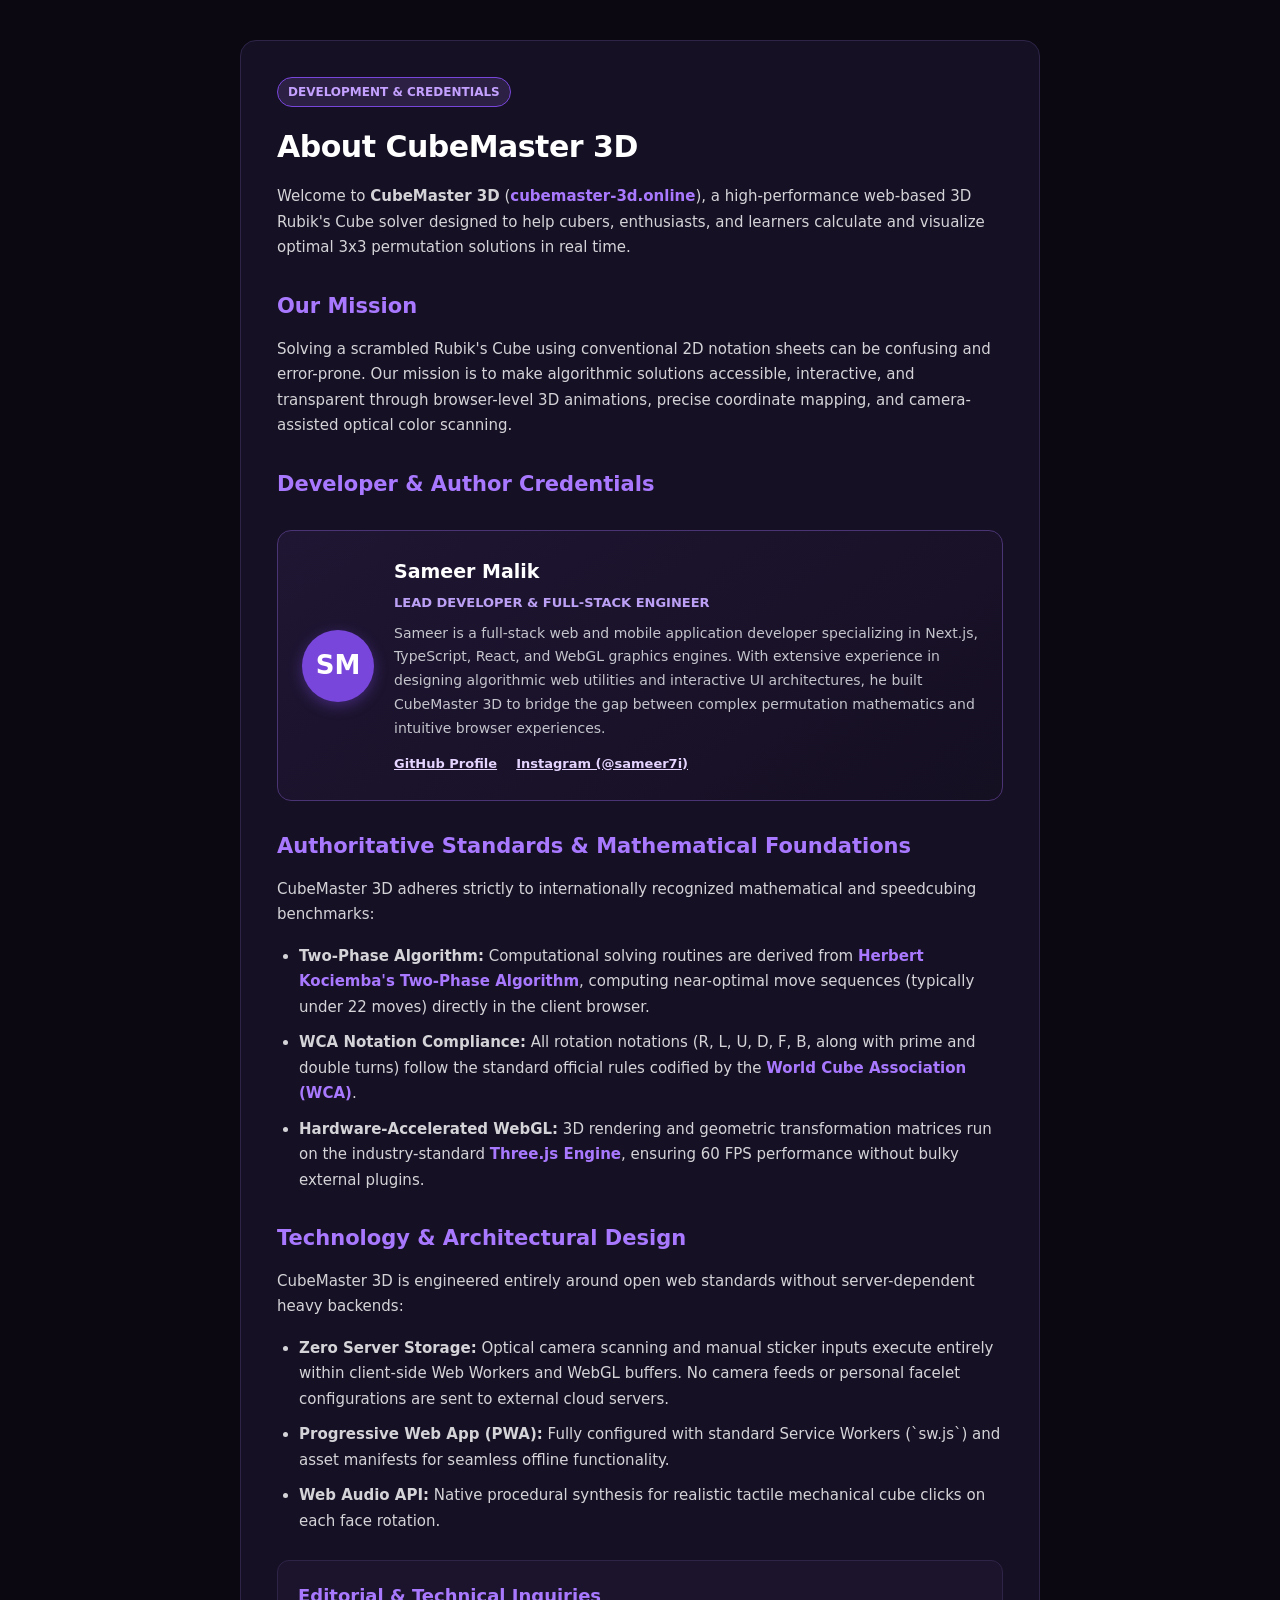
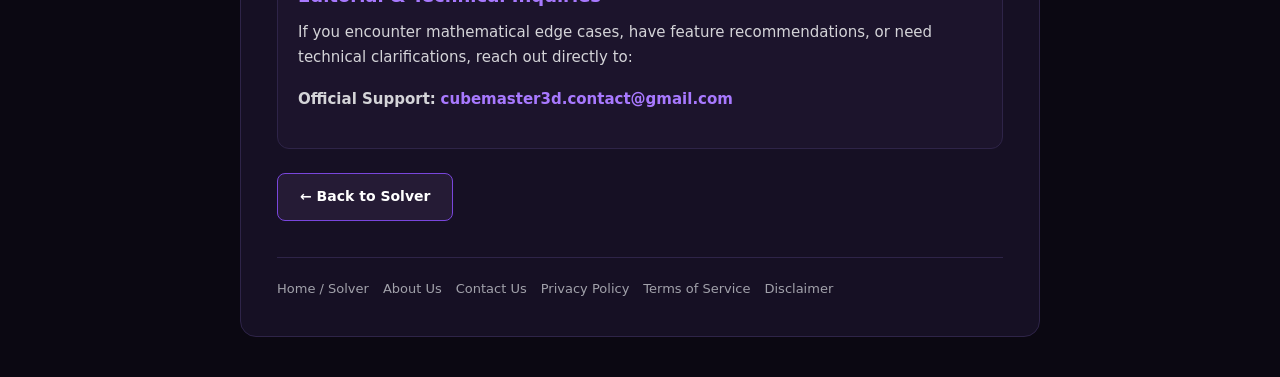
<file: about.html>
<!DOCTYPE html>
<html lang="en">
<head>
    <meta charset="UTF-8">
    <meta name="viewport" content="width=device-width, initial-scale=1.0">
    <meta name="theme-color" content="#0b0812">
    <title>About Us - CubeMaster 3D</title>
    <link rel="canonical" href="https://cubemaster-3d.online/about.html">
    <link rel="icon" type="image/svg+xml" href="./favicon.svg?v=2">
    <link rel="icon" type="image/png" sizes="192x192" href="./icon-192.png?v=2">
    <link rel="apple-touch-icon" sizes="180x180" href="./apple-touch-icon.png?v=2">

    <!-- Schema Markup (AboutPage & Person) -->
    <script type="application/ld+json">
    {
      "@context": "https://schema.org",
      "@type": "AboutPage",
      "name": "About CubeMaster 3D",
      "url": "https://cubemaster-3d.online/about.html",
      "mainEntity": {
        "@type": "Person",
        "name": "Sameer Malik",
        "jobTitle": "Full-Stack Web & Mobile Application Developer",
        "sameAs": [
          "https://github.com/sameer7i",
          "https://instagram.com/sameer7i"
        ]
      }
    }
    </script>

    <style>
        * { box-sizing: border-box; margin: 0; padding: 0; font-family: system-ui, -apple-system, sans-serif; }
        body { background: #0b0812; color: #d4d4d8; line-height: 1.7; padding: 40px 20px; }
        .container { max-width: 800px; margin: 0 auto; background: #161024; border: 1px solid #2e2448; border-radius: 16px; padding: 36px; }
        .badge { display: inline-block; padding: 4px 10px; background: rgba(168, 121, 255, 0.15); border: 1px solid #7946dc; border-radius: 20px; color: #c4a1ff; font-size: 12px; font-weight: 700; text-transform: uppercase; margin-bottom: 14px; }
        h1 { color: #fff; margin-bottom: 12px; font-size: 30px; letter-spacing: -0.5px; }
        h2 { color: #a879ff; margin: 28px 0 12px; font-size: 21px; }
        p { margin-bottom: 16px; font-size: 15px; }
        ul { margin: 12px 0 18px 22px; }
        li { margin-bottom: 10px; font-size: 15px; }
        a { color: #a879ff; text-decoration: none; font-weight: 600; }
        a:hover { text-decoration: underline; }
        
        /* Developer Bio Box (EEAT Credentials) */
        .author-box {
            background: linear-gradient(145deg, #1f1633, #150f22);
            border: 1px solid #4a3473;
            border-radius: 14px;
            padding: 24px;
            margin: 28px 0;
            display: flex;
            gap: 20px;
            align-items: center;
        }
        .author-avatar {
            width: 72px;
            height: 72px;
            border-radius: 50%;
            background: #7946dc;
            color: #fff;
            display: flex;
            align-items: center;
            justify-content: center;
            font-size: 26px;
            font-weight: 800;
            flex-shrink: 0;
            box-shadow: 0 4px 14px rgba(121, 70, 220, 0.4);
        }
        .author-info h3 { color: #fff; font-size: 19px; margin-bottom: 4px; }
        .author-info .title { color: #bca0f5; font-size: 13px; font-weight: 600; margin-bottom: 8px; text-transform: uppercase; }
        .author-info p { margin-bottom: 8px; font-size: 14px; color: #c4c4cc; }
        .author-links a { font-size: 13px; margin-right: 14px; color: #e4d4ff; text-decoration: underline; }

        .contact-box { background: #1c142c; border: 1px solid #2e2448; border-radius: 12px; padding: 20px; margin-top: 26px; }
        .contact-box h3 { color: #a879ff; font-size: 18px; margin-bottom: 8px; }
        
        .footer-nav { margin-top: 36px; padding-top: 20px; border-top: 1px solid #2e2448; display: flex; flex-wrap: wrap; gap: 14px; font-size: 13px; }
        .footer-nav a { color: #a1a1aa; font-weight: normal; }
        .footer-nav a:hover { color: #fff; }
        
        .back-btn { display: inline-block; margin-top: 24px; padding: 11px 22px; background: #251b35; border: 1px solid #7946dc; border-radius: 8px; color: #fff; transition: 0.2s ease; font-weight: 600; font-size: 14px; }
        .back-btn:hover { background: #7946dc; text-decoration: none; }
    </style>
</head>
<body>
    <div class="container">
        <span class="badge">DEVELOPMENT & CREDENTIALS</span>
        <h1>About CubeMaster 3D</h1>
        <p>Welcome to <strong>CubeMaster 3D</strong> (<a href="https://cubemaster-3d.online/">cubemaster-3d.online</a>), a high-performance web-based 3D Rubik's Cube solver designed to help cubers, enthusiasts, and learners calculate and visualize optimal 3x3 permutation solutions in real time.</p>

        <h2>Our Mission</h2>
        <p>Solving a scrambled Rubik's Cube using conventional 2D notation sheets can be confusing and error-prone. Our mission is to make algorithmic solutions accessible, interactive, and transparent through browser-level 3D animations, precise coordinate mapping, and camera-assisted optical color scanning.</p>

        <!-- AUTHOR CREDENTIALS & EXPERIENCE SECTION -->
        <h2>Developer & Author Credentials</h2>
        <div class="author-box">
            <div class="author-avatar">SM</div>
            <div class="author-info">
                <h3>Sameer Malik</h3>
                <div class="title">Lead Developer & Full-Stack Engineer</div>
                <p>Sameer is a full-stack web and mobile application developer specializing in Next.js, TypeScript, React, and WebGL graphics engines. With extensive experience in designing algorithmic web utilities and interactive UI architectures, he built CubeMaster 3D to bridge the gap between complex permutation mathematics and intuitive browser experiences.</p>
                <div class="author-links">
                    <a href="https://github.com/sameer7i" target="_blank" rel="noopener noreferrer">GitHub Profile</a>
                    <a href="https://instagram.com/sameer7i" target="_blank" rel="noopener noreferrer">Instagram (@sameer7i)</a>
                </div>
            </div>
        </div>

        <h2>Authoritative Standards & Mathematical Foundations</h2>
        <p>CubeMaster 3D adheres strictly to internationally recognized mathematical and speedcubing benchmarks:</p>
        <ul>
            <li><strong>Two-Phase Algorithm:</strong> Computational solving routines are derived from <a href="https://en.wikipedia.org/wiki/Optimal_solutions_for_the_Rubik%27s_Cube#Kociemba's_algorithm" target="_blank" rel="noopener noreferrer">Herbert Kociemba's Two-Phase Algorithm</a>, computing near-optimal move sequences (typically under 22 moves) directly in the client browser.</li>
            <li><strong>WCA Notation Compliance:</strong> All rotation notations (R, L, U, D, F, B, along with prime and double turns) follow the standard official rules codified by the <a href="https://www.worldcubeassociation.org/regulations/" target="_blank" rel="noopener noreferrer">World Cube Association (WCA)</a>.</li>
            <li><strong>Hardware-Accelerated WebGL:</strong> 3D rendering and geometric transformation matrices run on the industry-standard <a href="https://threejs.org/" target="_blank" rel="noopener noreferrer">Three.js Engine</a>, ensuring 60 FPS performance without bulky external plugins.</li>
        </ul>

        <h2>Technology & Architectural Design</h2>
        <p>CubeMaster 3D is engineered entirely around open web standards without server-dependent heavy backends:</p>
        <ul>
            <li><strong>Zero Server Storage:</strong> Optical camera scanning and manual sticker inputs execute entirely within client-side Web Workers and WebGL buffers. No camera feeds or personal facelet configurations are sent to external cloud servers.</li>
            <li><strong>Progressive Web App (PWA):</strong> Fully configured with standard Service Workers (`sw.js`) and asset manifests for seamless offline functionality.</li>
            <li><strong>Web Audio API:</strong> Native procedural synthesis for realistic tactile mechanical cube clicks on each face rotation.</li>
        </ul>

        <div class="contact-box">
            <h3>Editorial & Technical Inquiries</h3>
            <p>If you encounter mathematical edge cases, have feature recommendations, or need technical clarifications, reach out directly to:</p>
            <p><strong>Official Support:</strong> <a href="mailto:cubemaster3d.contact@gmail.com">cubemaster3d.contact@gmail.com</a></p>
        </div>

        <a href="./index.html" class="back-btn">← Back to Solver</a>

        <!-- FOOTER NAVIGATION -->
        <div class="footer-nav">
            <a href="./index.html">Home / Solver</a>
            <a href="./about.html">About Us</a>
            <a href="./contact.html">Contact Us</a>
            <a href="./privacy.html">Privacy Policy</a>
            <a href="./terms.html">Terms of Service</a>
            <a href="./disclaimer.html">Disclaimer</a>
        </div>
    </div>
</body>
</html>
</file>
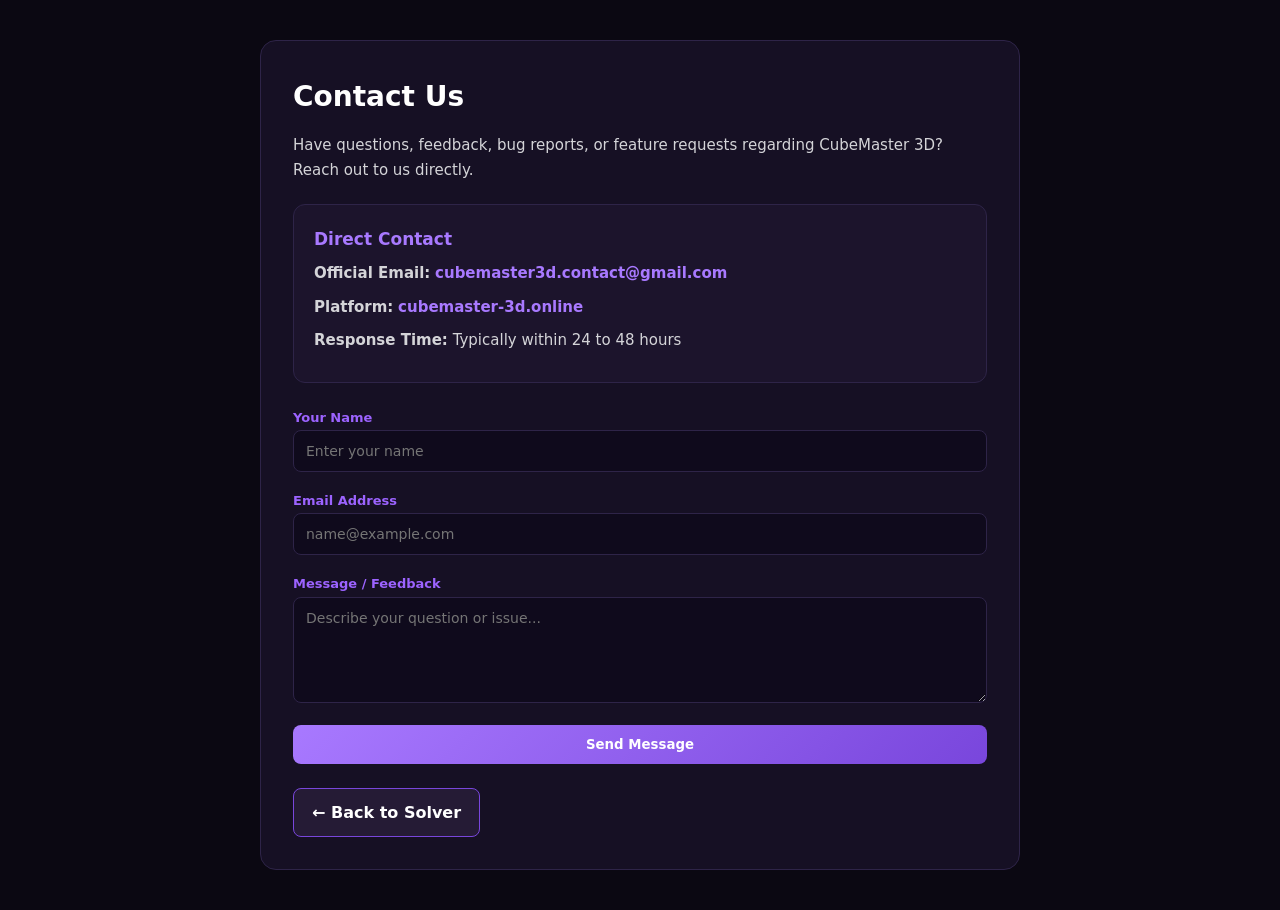
<file: contact.html>
<!DOCTYPE html>
<html lang="en">
<head>
    <meta charset="UTF-8">
    <meta name="viewport" content="width=device-width, initial-scale=1.0">
    <title>Contact Us - CubeMaster 3D</title>
    <link rel="canonical" href="https://cubemaster-3d.online/contact.html">
    <link rel="icon" type="image/svg+xml" href="/favicon.svg">
    <style>
        * { box-sizing: border-box; margin: 0; padding: 0; font-family: system-ui, -apple-system, sans-serif; }
        body { background: #0b0812; color: #d4d4d8; line-height: 1.7; padding: 40px 20px; }
        .container { max-width: 760px; margin: 0 auto; background: #161024; border: 1px solid #2e2448; border-radius: 16px; padding: 32px; }
        h1 { color: #fff; margin-bottom: 12px; font-size: 28px; }
        p { margin-bottom: 16px; font-size: 15px; }
        .info-card { background: #1c142c; border: 1px solid #2e2448; border-radius: 12px; padding: 20px; margin: 20px 0; }
        .info-card h3 { color: #a879ff; margin-bottom: 8px; font-size: 17px; }
        .info-card p { margin-bottom: 8px; }
        form { display: grid; gap: 14px; margin-top: 20px; }
        label { font-size: 13px; font-weight: 600; color: #9c63ff; }
        input, textarea { width: 100%; padding: 12px; background: #0f0a1c; border: 1px solid #2e2448; border-radius: 8px; color: #fff; font-size: 14px; }
        input:focus, textarea:focus { border-color: #a879ff; outline: none; }
        button { padding: 12px 20px; background: linear-gradient(135deg, #a879ff, #7946dc); border: none; border-radius: 8px; color: #fff; font-weight: 700; cursor: pointer; transition: 0.2s ease; }
        button:hover { opacity: 0.92; }
        button:disabled { opacity: 0.6; cursor: not-allowed; }
        a { color: #a879ff; text-decoration: none; font-weight: 600; }
        a:hover { text-decoration: underline; }
        .status-msg { margin-top: 10px; font-size: 14px; font-weight: 600; display: none; }
        .back-btn { display: inline-block; margin-top: 24px; padding: 10px 18px; background: #251b35; border: 1px solid #7946dc; border-radius: 8px; color: #fff; transition: 0.2s ease; }
        .back-btn:hover { background: #7946dc; text-decoration: none; }
    </style>
</head>
<body>
    <div class="container">
        <h1>Contact Us</h1>
        <p>Have questions, feedback, bug reports, or feature requests regarding CubeMaster 3D? Reach out to us directly.</p>

        <div class="info-card">
            <h3>Direct Contact</h3>
            <p><strong>Official Email:</strong> <a href="mailto:cubemaster3d.contact@gmail.com">cubemaster3d.contact@gmail.com</a></p>
            <p><strong>Platform:</strong> <a href="https://cubemaster-3d.online/">cubemaster-3d.online</a></p>
            <p><strong>Response Time:</strong> Typically within 24 to 48 hours</p>
        </div>

        <form id="contactForm">
            <div>
                <label for="name">Your Name</label>
                <input type="text" id="name" name="name" required placeholder="Enter your name">
            </div>
            <div>
                <label for="email">Email Address</label>
                <input type="email" id="email" name="email" required placeholder="name@example.com">
            </div>
            <div>
                <label for="message">Message / Feedback</label>
                <textarea id="message" name="message" rows="5" required placeholder="Describe your question or issue..."></textarea>
            </div>
            <button type="submit" id="submitBtn">Send Message</button>
            <div id="formStatus" class="status-msg"></div>
        </form>

        <a href="/index.html" class="back-btn">← Back to Solver</a>
    </div>

    <script>
        const form = document.getElementById('contactForm');
        const submitBtn = document.getElementById('submitBtn');
        const formStatus = document.getElementById('formStatus');

        // Yahan apna Google Apps Script Web App URL daalein
        const SCRIPT_URL = 'https://script.google.com/macros/s/AKfycbxJHYynh1dA7PIATlINwHc3zE4f83lT5zoswiOuMjL4PTw91O2WZTFwdjWku6spqMOV/exec';

        form.addEventListener('submit', function (e) {
            e.preventDefault();

            if (SCRIPT_URL === 'PASTE_YOUR_GOOGLE_APPS_SCRIPT_URL_HERE') {
                alert('Please configure your Google Apps Script URL first.');
                return;
            }

            submitBtn.disabled = true;
            submitBtn.innerText = 'Sending...';
            formStatus.style.display = 'block';
            formStatus.style.color = '#a879ff';
            formStatus.innerText = 'Transmitting your message...';

            const formData = new FormData(form);

            fetch(SCRIPT_URL, {
                method: 'POST',
                body: formData,
                mode: 'no-cors'
            })
            .then(() => {
                submitBtn.disabled = false;
                submitBtn.innerText = 'Send Message';
                formStatus.style.color = '#4ade80';
                formStatus.innerText = 'Thank you! Your message has been sent successfully.';
                form.reset();
            })
            .catch(() => {
                submitBtn.disabled = false;
                submitBtn.innerText = 'Send Message';
                formStatus.style.color = '#f87171';
                formStatus.innerText = 'Something went wrong. Please email us directly.';
            });
        });
    </script>
</body>
</html>
</file>
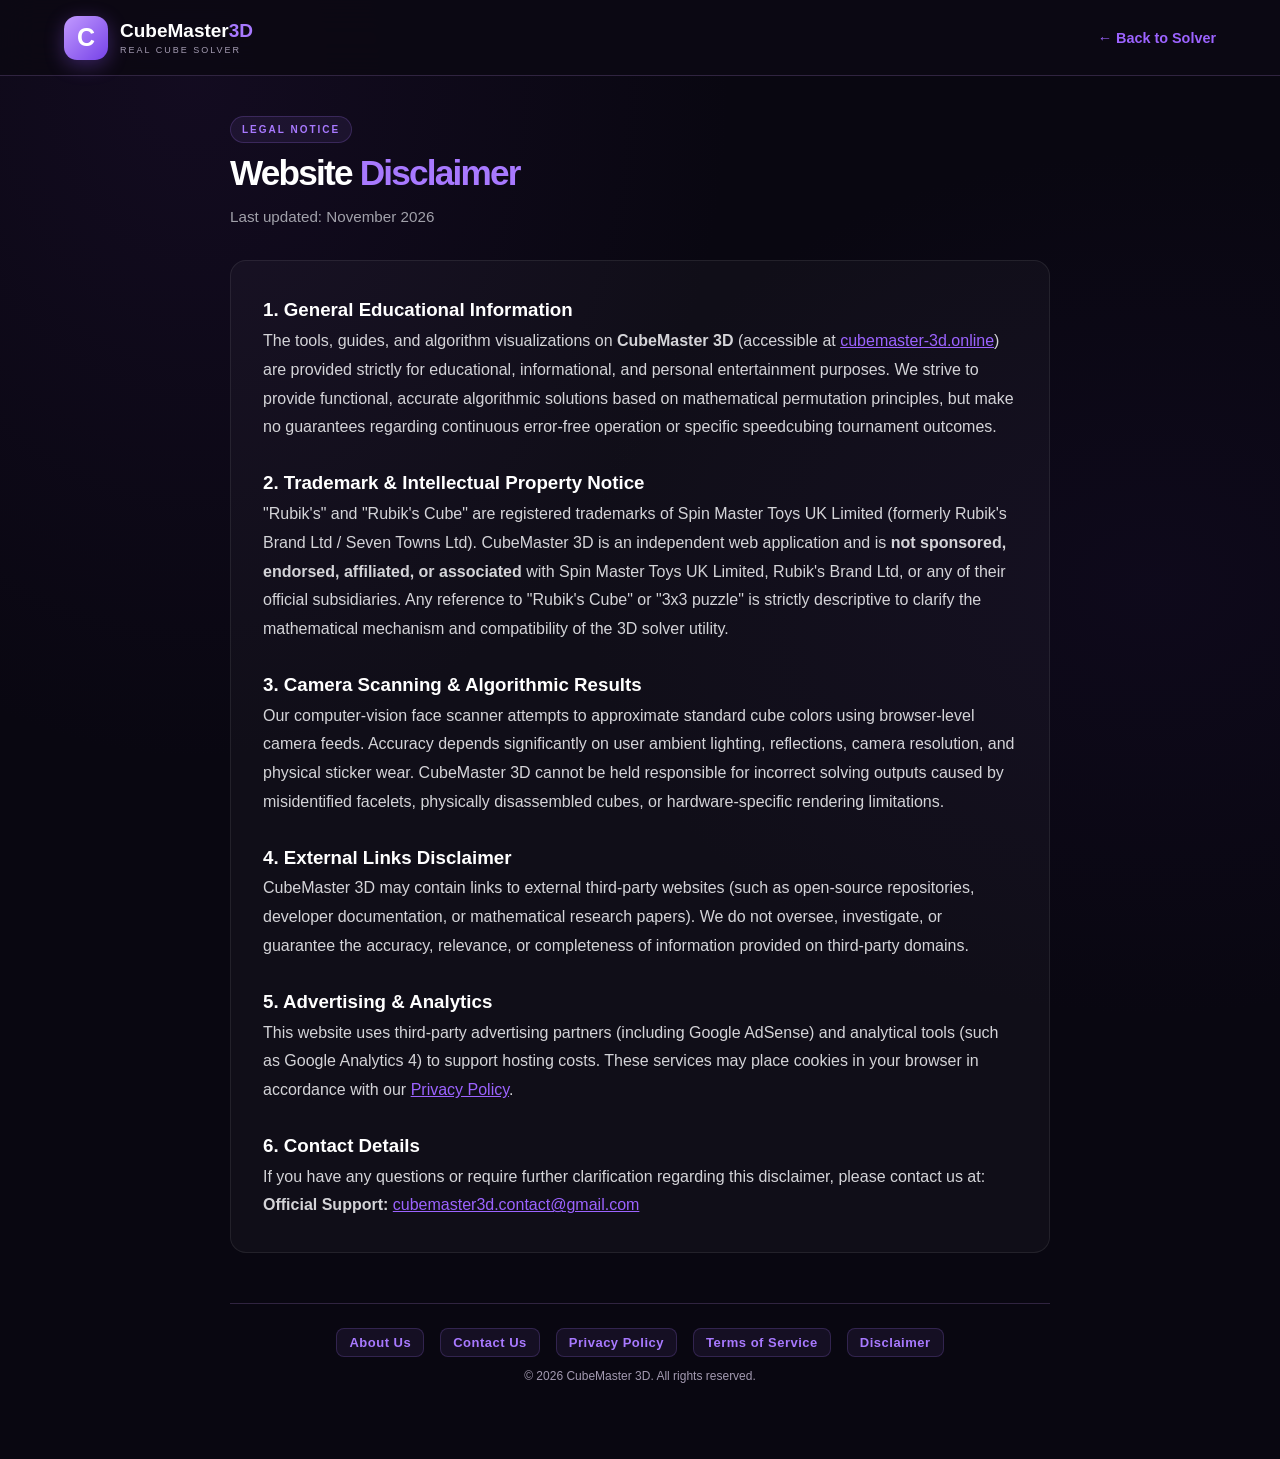
<file: disclaimer.html>
<!DOCTYPE html>
<html lang="en">
<head>
<meta charset="UTF-8">
<meta name="viewport" content="width=device-width, initial-scale=1.0">
<meta name="theme-color" content="#0b0812">

<!-- Google AdSense Verification Code -->
<script async src="https://pagead2.googlesyndication.com/pagead/js/adsbygoogle.js?client=ca-pub-4230023727229808"
     crossorigin="anonymous"></script>

<!-- Content Security Policy -->
<meta http-equiv="Content-Security-Policy" content="default-src 'self' https: data: blob:; script-src 'self' 'unsafe-inline' 'unsafe-eval' https://pagead2.googlesyndication.com https://www.googletagmanager.com https://*.google-analytics.com https://cdn.jsdelivr.net https://esm.sh; connect-src 'self' https://*.google-analytics.com https://*.analytics.google.com https://*.googlesyndication.com https://esm.sh; style-src 'self' 'unsafe-inline'; img-src 'self' data: https: blob:; font-src 'self' data:; object-src 'none'; base-uri 'self';">

<meta name="description" content="Disclaimer for CubeMaster 3D. Learn about trademark notices, educational tool limits, and algorithm performance.">
<link rel="canonical" href="https://cubemaster-3d.online/disclaimer.html">

<title>Disclaimer - CubeMaster 3D</title>
<link rel="stylesheet" href="style.css">

<!-- Favicon -->
<link rel="icon" type="image/svg+xml" href="./favicon.svg?v=2">
<link rel="icon" type="image/png" sizes="192x192" href="./icon-192.png?v=2">
<link rel="apple-touch-icon" sizes="180x180" href="./apple-touch-icon.png?v=2">
</head>

<body>

<header class="header">
    <a href="./index.html" class="logo" style="text-decoration: none; color: inherit;">
        <div class="logo-icon">C</div>
        <div>
            <h2>CubeMaster<span>3D</span></h2>
            <small>REAL CUBE SOLVER</small>
        </div>
    </a>

    <div class="header-right">
        <a href="./index.html" style="color: #9c63ff; text-decoration: none; font-size: 0.9rem; font-weight: 600;">← Back to Solver</a>
    </div>
</header>

<main class="container" style="max-width: 860px; padding: 40px 20px;">

    <section class="hero" style="text-align: left; margin-bottom: 30px;">
        <span class="badge">LEGAL NOTICE</span>
        <h1 style="font-size: 2.2rem; margin-top: 10px;">Website <span>Disclaimer</span></h1>
        <p style="color: #a1a1aa; font-size: 0.95rem;">Last updated: November 2026</p>
    </section>

    <article class="legal-content" style="background: rgba(255, 255, 255, 0.03); border: 1px solid rgba(255, 255, 255, 0.08); border-radius: 16px; padding: 32px; line-height: 1.8; color: #d4d4d8;">

        <h3 style="color: #fff; margin-top: 0;">1. General Educational Information</h3>
        <p>
            The tools, guides, and algorithm visualizations on <strong>CubeMaster 3D</strong> (accessible at <a href="https://cubemaster-3d.online/" style="color: #9c63ff;">cubemaster-3d.online</a>) are provided strictly for educational, informational, and personal entertainment purposes. We strive to provide functional, accurate algorithmic solutions based on mathematical permutation principles, but make no guarantees regarding continuous error-free operation or specific speedcubing tournament outcomes.
        </p>

        <h3 style="color: #fff; margin-top: 24px;">2. Trademark & Intellectual Property Notice</h3>
        <p>
            "Rubik's" and "Rubik's Cube" are registered trademarks of Spin Master Toys UK Limited (formerly Rubik's Brand Ltd / Seven Towns Ltd). CubeMaster 3D is an independent web application and is <strong>not sponsored, endorsed, affiliated, or associated</strong> with Spin Master Toys UK Limited, Rubik's Brand Ltd, or any of their official subsidiaries. Any reference to "Rubik's Cube" or "3x3 puzzle" is strictly descriptive to clarify the mathematical mechanism and compatibility of the 3D solver utility.
        </p>

        <h3 style="color: #fff; margin-top: 24px;">3. Camera Scanning & Algorithmic Results</h3>
        <p>
            Our computer-vision face scanner attempts to approximate standard cube colors using browser-level camera feeds. Accuracy depends significantly on user ambient lighting, reflections, camera resolution, and physical sticker wear. CubeMaster 3D cannot be held responsible for incorrect solving outputs caused by misidentified facelets, physically disassembled cubes, or hardware-specific rendering limitations.
        </p>

        <h3 style="color: #fff; margin-top: 24px;">4. External Links Disclaimer</h3>
        <p>
            CubeMaster 3D may contain links to external third-party websites (such as open-source repositories, developer documentation, or mathematical research papers). We do not oversee, investigate, or guarantee the accuracy, relevance, or completeness of information provided on third-party domains.
        </p>

        <h3 style="color: #fff; margin-top: 24px;">5. Advertising & Analytics</h3>
        <p>
            This website uses third-party advertising partners (including Google AdSense) and analytical tools (such as Google Analytics 4) to support hosting costs. These services may place cookies in your browser in accordance with our <a href="./privacy.html" style="color: #9c63ff;">Privacy Policy</a>.
        </p>

        <h3 style="color: #fff; margin-top: 24px;">6. Contact Details</h3>
        <p>
            If you have any questions or require further clarification regarding this disclaimer, please contact us at:
            <br>
            <strong>Official Support:</strong> <a href="mailto:cubemaster3d.contact@gmail.com" style="color: #9c63ff;">cubemaster3d.contact@gmail.com</a>
        </p>

    </article>

    <!-- FOOTER -->
    <footer class="site-footer" style="margin-top: 50px;">
        <div class="footer-links">
            <a href="./about.html">About Us</a>
            <a href="./contact.html">Contact Us</a>
            <a href="./privacy.html">Privacy Policy</a>
            <a href="./terms.html">Terms of Service</a>
            <a href="./disclaimer.html">Disclaimer</a>
        </div>
        <p class="copyright">© 2026 CubeMaster 3D. All rights reserved.</p>
    </footer>

</main>

</body>
</html>
</file>
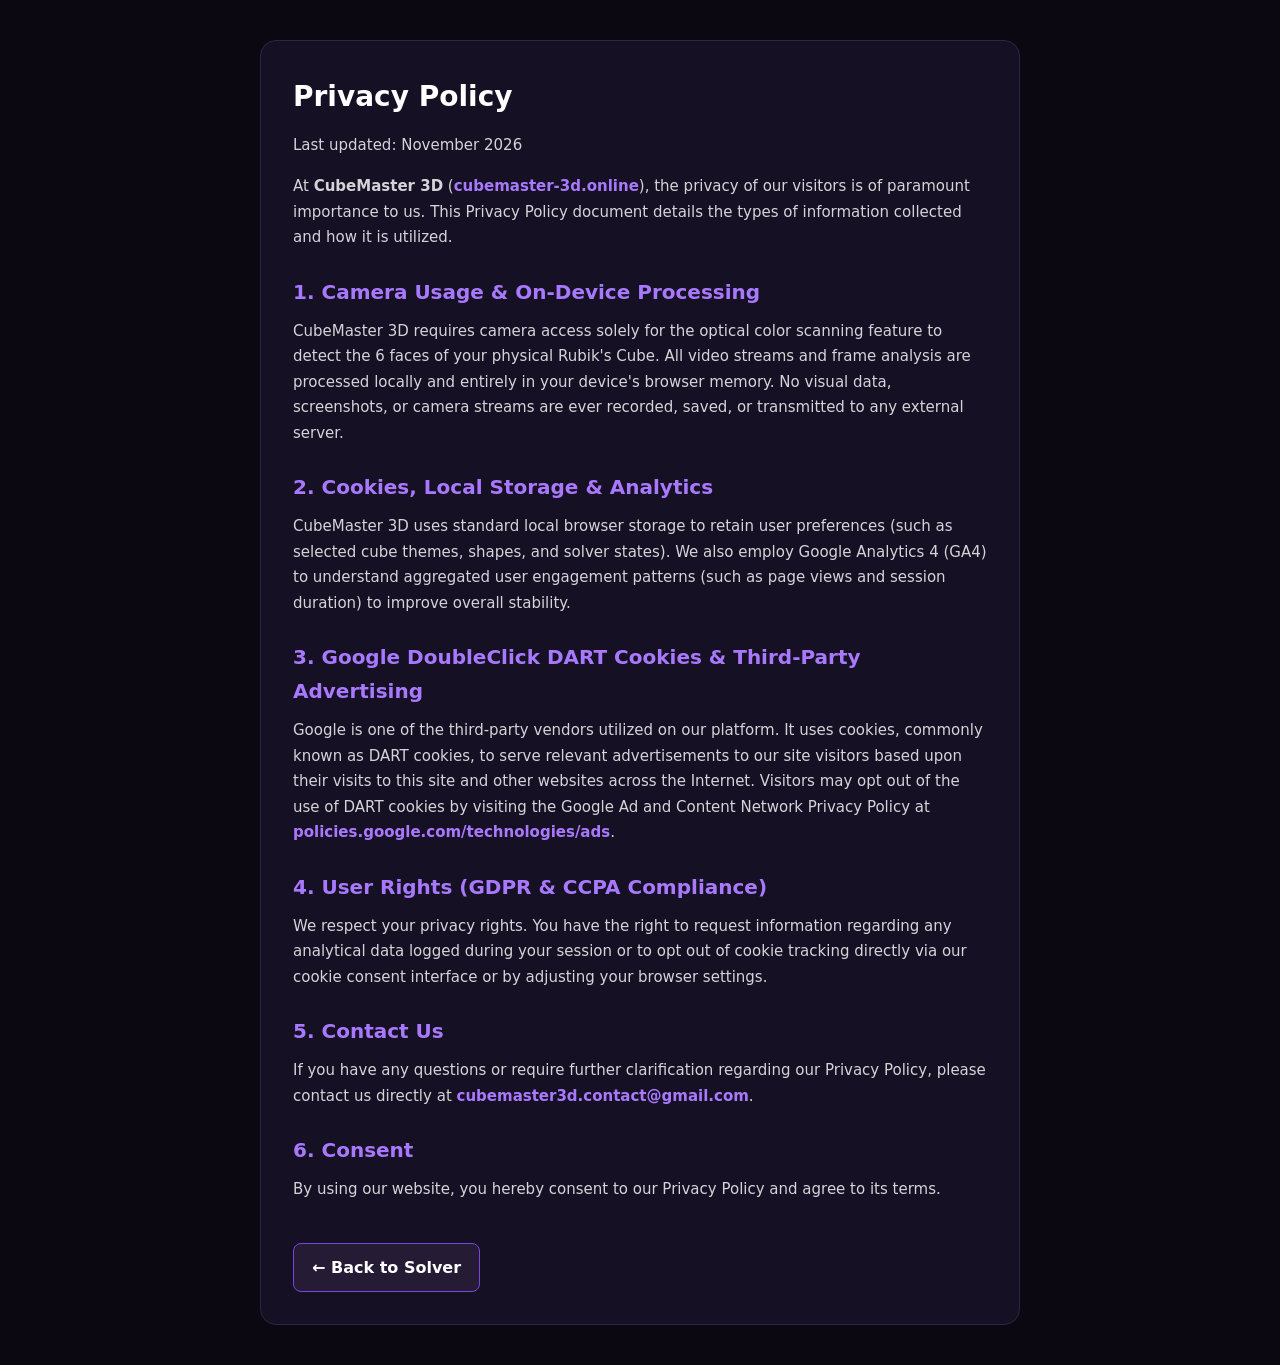
<file: privacy.html>
<!DOCTYPE html>
<html lang="en">
<head>
    <meta charset="UTF-8">
    <meta name="viewport" content="width=device-width, initial-scale=1.0">
    <title>Privacy Policy - CubeMaster 3D</title>
    <link rel="canonical" href="https://cubemaster-3d.online/privacy.html">
    <link rel="icon" type="image/svg+xml" href="/favicon.svg">
    <style>
        * { box-sizing: border-box; margin: 0; padding: 0; font-family: system-ui, -apple-system, sans-serif; }
        body { background: #0b0812; color: #d4d4d8; line-height: 1.7; padding: 40px 20px; }
        .container { max-width: 760px; margin: 0 auto; background: #161024; border: 1px solid #2e2448; border-radius: 16px; padding: 32px; }
        h1 { color: #fff; margin-bottom: 12px; font-size: 28px; }
        h2 { color: #a879ff; margin: 24px 0 10px; font-size: 20px; }
        p { margin-bottom: 16px; font-size: 15px; }
        ul { margin: 12px 0 16px 20px; }
        li { margin-bottom: 8px; font-size: 15px; }
        a { color: #a879ff; text-decoration: none; font-weight: 600; }
        a:hover { text-decoration: underline; }
        .back-btn { display: inline-block; margin-top: 24px; padding: 10px 18px; background: #251b35; border: 1px solid #7946dc; border-radius: 8px; color: #fff; transition: 0.2s ease; }
        .back-btn:hover { background: #7946dc; text-decoration: none; }
    </style>
</head>
<body>
    <div class="container">
        <h1>Privacy Policy</h1>
        <p>Last updated: November 2026</p>

        <p>At <strong>CubeMaster 3D</strong> (<a href="https://cubemaster-3d.online/">cubemaster-3d.online</a>), the privacy of our visitors is of paramount importance to us. This Privacy Policy document details the types of information collected and how it is utilized.</p>

        <h2>1. Camera Usage & On-Device Processing</h2>
        <p>CubeMaster 3D requires camera access solely for the optical color scanning feature to detect the 6 faces of your physical Rubik's Cube. All video streams and frame analysis are processed locally and entirely in your device's browser memory. No visual data, screenshots, or camera streams are ever recorded, saved, or transmitted to any external server.</p>

        <h2>2. Cookies, Local Storage & Analytics</h2>
        <p>CubeMaster 3D uses standard local browser storage to retain user preferences (such as selected cube themes, shapes, and solver states). We also employ Google Analytics 4 (GA4) to understand aggregated user engagement patterns (such as page views and session duration) to improve overall stability.</p>

        <h2>3. Google DoubleClick DART Cookies & Third-Party Advertising</h2>
        <p>Google is one of the third-party vendors utilized on our platform. It uses cookies, commonly known as DART cookies, to serve relevant advertisements to our site visitors based upon their visits to this site and other websites across the Internet. Visitors may opt out of the use of DART cookies by visiting the Google Ad and Content Network Privacy Policy at <a href="https://policies.google.com/technologies/ads" target="_blank" rel="noopener noreferrer">policies.google.com/technologies/ads</a>.</p>

        <h2>4. User Rights (GDPR & CCPA Compliance)</h2>
        <p>We respect your privacy rights. You have the right to request information regarding any analytical data logged during your session or to opt out of cookie tracking directly via our cookie consent interface or by adjusting your browser settings.</p>

        <h2>5. Contact Us</h2>
        <p>If you have any questions or require further clarification regarding our Privacy Policy, please contact us directly at <a href="mailto:cubemaster3d.contact@gmail.com">cubemaster3d.contact@gmail.com</a>.</p>

        <h2>6. Consent</h2>
        <p>By using our website, you hereby consent to our Privacy Policy and agree to its terms.</p>

        <a href="/index.html" class="back-btn">← Back to Solver</a>
    </div>
</body>
</html>
</file>
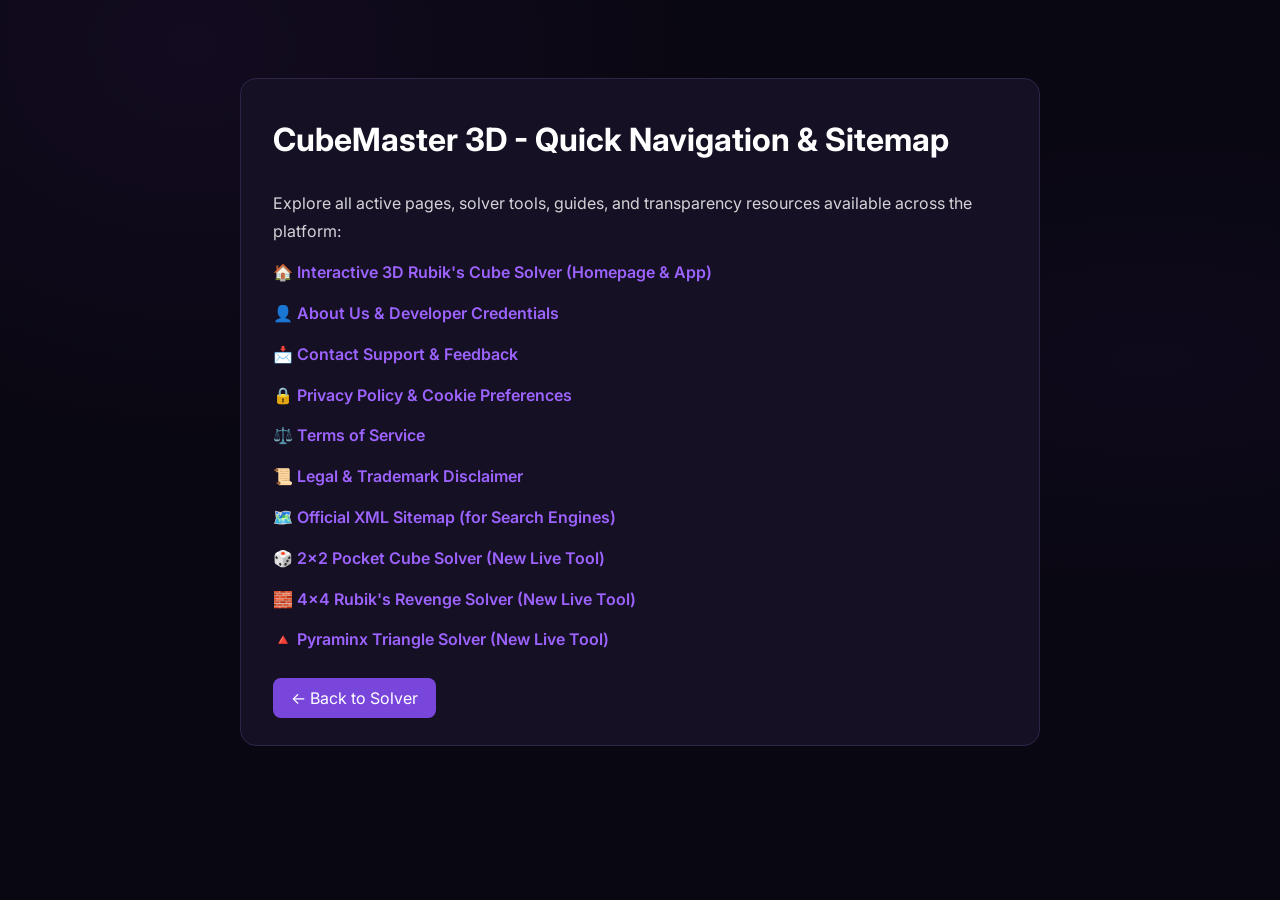
<file: sitemap.html>
<!DOCTYPE html>
<html lang="en">
<head>
    <meta charset="UTF-8">
    <meta name="viewport" content="width=device-width, initial-scale=1.0">
    <title>HTML Sitemap - CubeMaster 3D</title>
    <link rel="canonical" href="https://cubemaster-3d.online/sitemap.html">
    <link rel="stylesheet" href="style.css">
    <style>
        .sitemap-container { max-width: 800px; margin: 40px auto; padding: 32px; background: #161024; border: 1px solid #2e2448; border-radius: 16px; color: #d4d4d8; line-height: 1.8; }
        .sitemap-container h1 { color: #fff; margin-bottom: 20px; }
        .sitemap-list { list-style: none; padding-left: 0; }
        .sitemap-list li { margin: 12px 0; font-size: 16px; }
        .sitemap-list a { color: #9c63ff; text-decoration: none; font-weight: 600; }
        .sitemap-list a:hover { text-decoration: underline; }
    </style>
</head>
<body>
    <main class="container">
        <div class="sitemap-container">
            <h1>CubeMaster 3D - Quick Navigation & Sitemap</h1>
            <p>Explore all active pages, solver tools, guides, and transparency resources available across the platform:</p>
            <ul class="sitemap-list">
                <li><a href="./index.html">🏠 Interactive 3D Rubik's Cube Solver (Homepage & App)</a></li>
                <li><a href="./about.html">👤 About Us & Developer Credentials</a></li>
                <li><a href="./contact.html">📩 Contact Support & Feedback</a></li>
                <li><a href="./privacy.html">🔒 Privacy Policy & Cookie Preferences</a></li>
                <li><a href="./terms.html">⚖️ Terms of Service</a></li>
                <li><a href="./disclaimer.html">📜 Legal & Trademark Disclaimer</a></li>
                <li><a href="./sitemap.xml" target="_blank" rel="noopener noreferrer">🗺️ Official XML Sitemap (for Search Engines)</a> </li>
                <li><a href="./2x2.html">🎲 2×2 Pocket Cube Solver (New Live Tool)</a></li>
                <li><a href="./4x4.html">🧱 4×4 Rubik's Revenge Solver (New Live Tool)</a></li>

                <li><a href="./pyraminx.html">🔺 Pyraminx Triangle Solver (New Live Tool)</a></li>
                


            </ul>
            <div style="margin-top: 30px;">
                <a href="./index.html" style="color: #fff; background: #7946dc; padding: 10px 18px; border-radius: 8px; text-decoration: none;">← Back to Solver</a>
            </div>
        </div>
    </main>
</body>
</html>
</file>
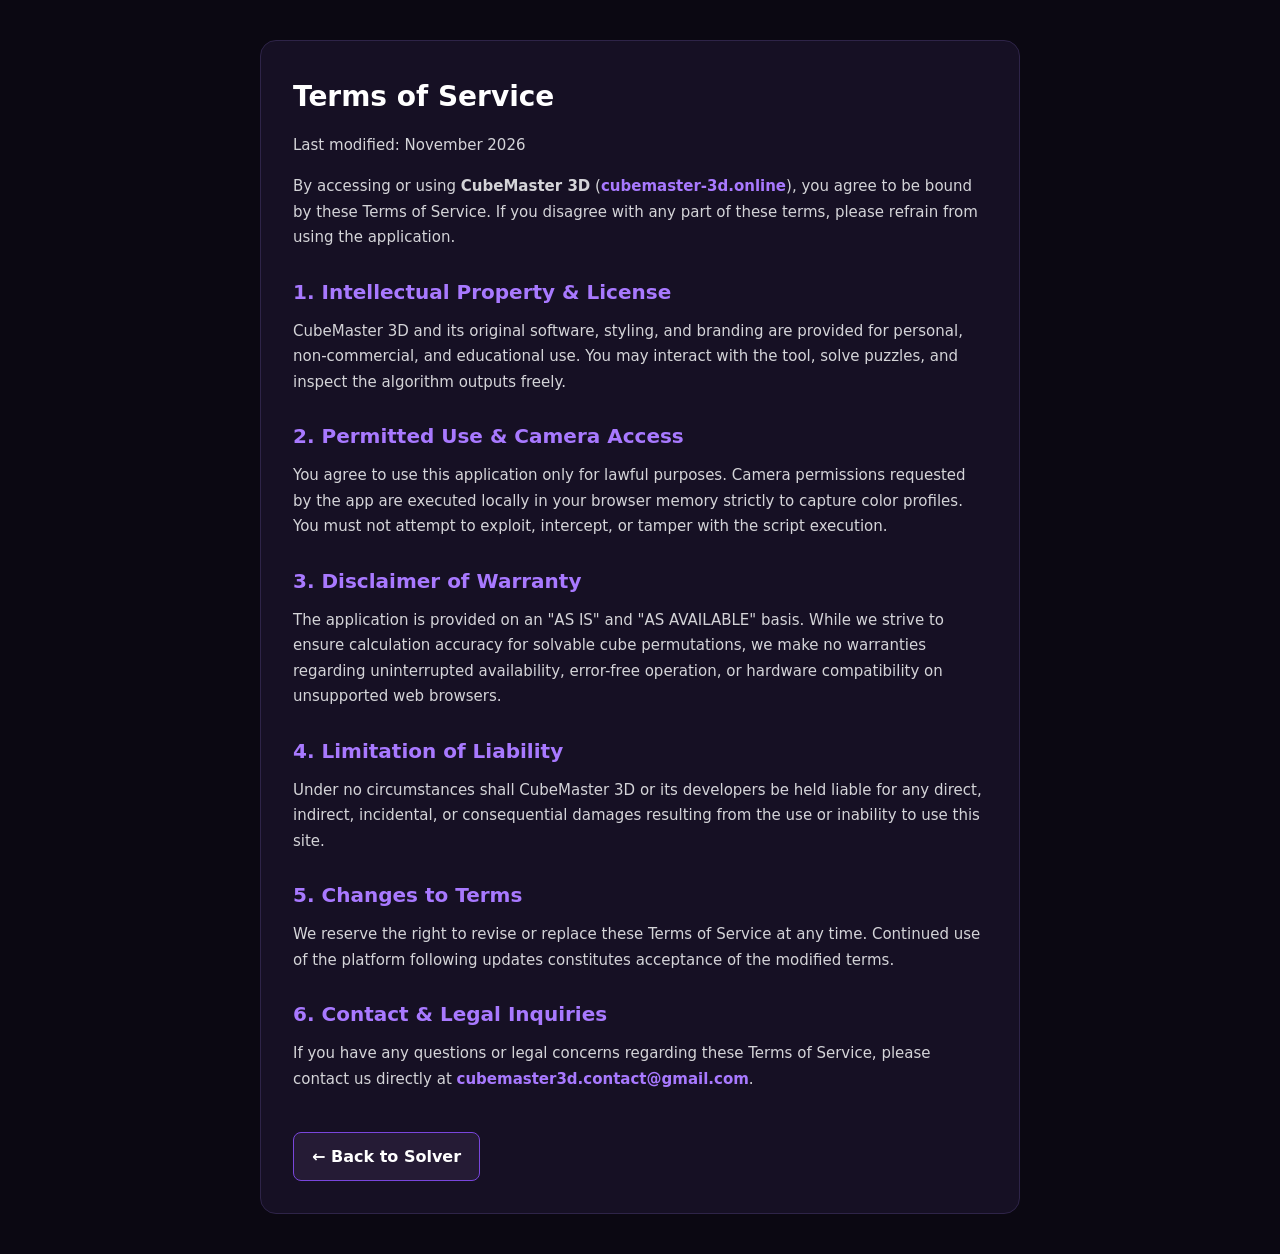
<file: terms.html>
<!DOCTYPE html>
<html lang="en">
<head>
    <meta charset="UTF-8">
    <meta name="viewport" content="width=device-width, initial-scale=1.0">
    <title>Terms of Service - CubeMaster 3D</title>
    <link rel="canonical" href="https://cubemaster-3d.online/terms.html">
    <link rel="icon" type="image/svg+xml" href="/favicon.svg">
    <style>
        * { box-sizing: border-box; margin: 0; padding: 0; font-family: system-ui, -apple-system, sans-serif; }
        body { background: #0b0812; color: #d4d4d8; line-height: 1.7; padding: 40px 20px; }
        .container { max-width: 760px; margin: 0 auto; background: #161024; border: 1px solid #2e2448; border-radius: 16px; padding: 32px; }
        h1 { color: #fff; margin-bottom: 12px; font-size: 28px; }
        h2 { color: #a879ff; margin: 24px 0 10px; font-size: 20px; }
        p { margin-bottom: 16px; font-size: 15px; }
        a { color: #a879ff; text-decoration: none; font-weight: 600; }
        a:hover { text-decoration: underline; }
        .back-btn { display: inline-block; margin-top: 24px; padding: 10px 18px; background: #251b35; border: 1px solid #7946dc; border-radius: 8px; color: #fff; }
    </style>
</head>
<body>
    <div class="container">
        <h1>Terms of Service</h1>
        <p>Last modified: November 2026</p>

        <p>By accessing or using <strong>CubeMaster 3D</strong> (<a href="https://cubemaster-3d.online/">cubemaster-3d.online</a>), you agree to be bound by these Terms of Service. If you disagree with any part of these terms, please refrain from using the application.</p>

        <h2>1. Intellectual Property & License</h2>
        <p>CubeMaster 3D and its original software, styling, and branding are provided for personal, non-commercial, and educational use. You may interact with the tool, solve puzzles, and inspect the algorithm outputs freely.</p>

        <h2>2. Permitted Use & Camera Access</h2>
        <p>You agree to use this application only for lawful purposes. Camera permissions requested by the app are executed locally in your browser memory strictly to capture color profiles. You must not attempt to exploit, intercept, or tamper with the script execution.</p>

        <h2>3. Disclaimer of Warranty</h2>
        <p>The application is provided on an "AS IS" and "AS AVAILABLE" basis. While we strive to ensure calculation accuracy for solvable cube permutations, we make no warranties regarding uninterrupted availability, error-free operation, or hardware compatibility on unsupported web browsers.</p>

        <h2>4. Limitation of Liability</h2>
        <p>Under no circumstances shall CubeMaster 3D or its developers be held liable for any direct, indirect, incidental, or consequential damages resulting from the use or inability to use this site.</p>

        <h2>5. Changes to Terms</h2>
        <p>We reserve the right to revise or replace these Terms of Service at any time. Continued use of the platform following updates constitutes acceptance of the modified terms.</p>

        <h2>6. Contact & Legal Inquiries</h2>
        <p>If you have any questions or legal concerns regarding these Terms of Service, please contact us directly at <a href="mailto:cubemaster3d.contact@gmail.com">cubemaster3d.contact@gmail.com</a>.</p>

        <a href="/index.html" class="back-btn">← Back to Solver</a>
    </div>
</body>
</html>
</file>
<file: style.css>
@import url('https://fonts.googleapis.com/css2?family=Inter:wght@400;500;600;700;800;900&display=swap');

:root {
    --bg: #090711;
    --panel: #14101f;
    --panel-light: #1c162a;
    --border: #302440;
    --purple: #a879ff;
    --purple-dark: #7946dc;
    --text: #ffffff;
    --muted: #a39ab1;
    --green: #4ade80;
    --shadow: 0 18px 50px #00000045;
}

* {
    margin: 0;
    padding: 0;
    box-sizing: border-box;
}

html {
    scroll-behavior: smooth;
}

body {
    min-height: 100vh;
    background:
        radial-gradient(ellipse at 15% 5%, #27143f55, transparent 35%),
        radial-gradient(ellipse at 90% 40%, #24134433, transparent 35%),
        var(--bg);
    color: var(--text);
    font-family: 'Inter', sans-serif;
}

button {
    font-family: inherit;
    cursor: pointer;
    transition: .2s ease;
}

button:disabled {
    opacity: .4;
    cursor: not-allowed;
}

/* HEADER */

.header {
    min-height: 76px;
    border-bottom: 1px solid var(--border);
    display: flex;
    align-items: center;
    justify-content: space-between;
    padding: 0 5%;
    background: #0c0914ef;
    backdrop-filter: blur(18px);
    position: relative;
    z-index: 10;
}

.logo {
    display: flex;
    align-items: center;
    gap: 12px;
}

.logo-icon {
    width: 44px;
    height: 44px;
    background: linear-gradient(135deg, #c29aff, #7642e8);
    border-radius: 13px;
    display: grid;
    place-items: center;
    font-size: 25px;
    font-weight: 900;
    box-shadow: 0 5px 20px #995bff55;
}

.logo h2 {
    font-size: 19px;
    font-weight: 900;
}

.logo h2 span,
footer h3 span {
    color: var(--purple);
}

.logo small {
    display: block;
    font-size: 9px;
    color: var(--muted);
    letter-spacing: 2px;
    margin-top: 3px;
}

.header-right {
    color: #c6b9d9;
    font-size: 11px;
    display: flex;
    align-items: center;
    gap: 9px;
}

.status-dot {
    height: 8px;
    width: 8px;
    background: var(--green);
    border-radius: 50%;
    box-shadow: 0 0 12px var(--green);
}

/* MAIN CONTAINER */

.container {
    max-width: 1500px;
    margin: auto;
    padding: 38px 4%;
}

.hero {
    margin-bottom: 27px;
}

.badge {
    display: inline-block;
    color: var(--purple);
    font-size: 10px;
    font-weight: 800;
    letter-spacing: 2px;
    background: #a879ff15;
    border: 1px solid #a879ff35;
    padding: 7px 11px;
    border-radius: 20px;
}

.hero h1 {
    font-size: clamp(30px, 5vw, 48px);
    margin: 15px 0 10px;
    font-weight: 900;
    letter-spacing: -1.8px;
}

.hero h1 span {
    color: var(--purple);
}

.hero p {
    color: var(--muted);
    font-size: 14px;
    line-height: 1.8;
    max-width: 650px;
}

/* INSTRUCTIONS */

.instructions {
    display: flex;
    align-items: center;
    gap: 16px;
    padding: 17px;
    border: 1px solid #49336a;
    background: linear-gradient(110deg, #21152f, #171020);
    border-radius: 14px;
    margin-bottom: 22px;
    box-shadow: 0 8px 25px #00000020;
}

.instruction-number {
    min-width: 43px;
    height: 43px;
    display: grid;
    place-items: center;
    background: #34234d;
    color: var(--purple);
    border-radius: 11px;
    font-weight: 900;
}

.instructions h3 {
    font-size: 14px;
    margin-bottom: 5px;
}

.instructions p {
    font-size: 11px;
    line-height: 1.7;
    color: var(--muted);
}

/* MAIN WORKSPACE */

.workspace {
    display: grid;
    grid-template-columns: minmax(0, 1.55fr) minmax(320px, .85fr);
    gap: 22px;
    align-items: start;
}

/* MAIN PANELS */

.cube-section,
.side-panel,
.result-panel,
.solver-panel,
.notation {
    background: linear-gradient(145deg, #191326, #110e1a);
    border: 1px solid var(--border);
    border-radius: 19px;
    box-shadow: var(--shadow);
}

/* CUBE AREA */

.cube-section {
    padding: 23px;
    min-width: 0;
    overflow: hidden;
}

.cube-topbar {
    display: flex;
    justify-content: space-between;
    align-items: center;
    gap: 12px;
}

.cube-topbar h3 {
    font-size: 16px;
    font-weight: 800;
}

.cube-topbar p {
    color: var(--muted);
    font-size: 11px;
    margin-top: 6px;
}

.live-badge {
    color: var(--green);
    font-size: 10px;
    font-weight: 700;
    background: #4ade8012;
    border: 1px solid #4ade8030;
    padding: 7px 10px;
    border-radius: 20px;
    white-space: nowrap;
}

#cube-container {
    height: 550px;
    width: 100%;
    position: relative;
    overflow: hidden;
    touch-action: none;
    border-radius: 16px;
    margin: 15px 0;
    background:
        radial-gradient(ellipse at center, #38245166 0%, #171021 48%, #100c18 100%);
    border: 1px solid #ffffff0d;
}

#cube-container::before {
    content: "";
    position: absolute;
    inset: 0;
    pointer-events: none;
    background-image:
        linear-gradient(#ffffff06 1px, transparent 1px),
        linear-gradient(90deg, #ffffff06 1px, transparent 1px);
    background-size: 35px 35px;
    mask-image: radial-gradient(ellipse, black, transparent 75%);
}

#cube-container canvas {
    display: block;
    width: 100%;
    height: 100%;
    position: relative;
    z-index: 1;
}

#loading {
    position: absolute;
    inset: 0;
    display: grid;
    place-items: center;
    color: var(--purple);
    font-size: 13px;
    z-index: 2;
}

/* VIEWER CONTROLS */

.viewer-controls {
    display: flex;
    justify-content: center;
    flex-wrap: wrap;
    gap: 10px;
}

.viewer-controls button {
    padding: 11px 17px;
    background: #251b35;
    color: white;
    border: 1px solid #49345f;
    border-radius: 9px;
    font-size: 11px;
    font-weight: 700;
}

.viewer-controls button:hover {
    background: #38264f;
    border-color: var(--purple);
    transform: translateY(-2px);
}

/* CUBE INFORMATION */

.cube-info {
    display: grid;
    grid-template-columns: repeat(3, 1fr);
    border-top: 1px solid var(--border);
    margin-top: 23px;
    padding-top: 19px;
    gap: 10px;
}

.cube-info div {
    display: flex;
    flex-direction: column;
    gap: 8px;
}

.cube-info small {
    font-size: 9px;
    color: var(--muted);
    text-transform: uppercase;
    letter-spacing: 1px;
}

.cube-info strong {
    font-size: 14px;
    font-weight: 800;
}

/* RIGHT PANEL */

.side-panel {
    padding: 21px;
    min-width: 0;
    position: sticky;
    top: 15px;
    max-height: calc(100vh - 30px);
    overflow-y: auto;
    scrollbar-width: thin;
    scrollbar-color: #594071 transparent;
}

.side-panel::-webkit-scrollbar {
    width: 5px;
}

.side-panel::-webkit-scrollbar-thumb {
    background: #594071;
    border-radius: 10px;
}

/* PANEL HEADING */

.panel-heading {
    display: flex;
    justify-content: space-between;
    align-items: center;
    gap: 10px;
    margin-bottom: 17px;
}

.panel-heading h3 {
    font-size: 16px;
    font-weight: 800;
}

.panel-heading span {
    font-size: 9px;
    color: var(--purple);
    background: #281c3b;
    border: 1px solid #51366e;
    padding: 7px 10px;
    border-radius: 7px;
    white-space: nowrap;
}

.small-help {
    font-size: 11px;
    line-height: 1.8;
    color: var(--muted);
    margin-bottom: 17px;
}

/* COLOR PALETTE */

.color-palette {
    display: grid;
    grid-template-columns: 1fr 1fr;
    gap: 10px;
}

.color-option {
    min-height: 51px;
    display: flex;
    align-items: center;
    gap: 10px;
    padding: 9px 11px;
    border: 1px solid var(--border);
    background: #21182d;
    color: white;
    border-radius: 10px;
    font-size: 11px;
    font-weight: 700;
}

.color-option:hover {
    border-color: #7955a5;
    background: #302044;
    transform: translateY(-2px);
}

.color-option.active {
    border-color: var(--purple);
    background: #38264f;
    box-shadow: 0 0 0 2px #a879ff20;
}

.color-circle {
    height: 23px;
    width: 23px;
    border-radius: 50%;
    border: 2px solid #ffffff66;
    flex-shrink: 0;
    box-shadow: 0 2px 7px #00000050;
}

.white { background: #ffffff; }
.yellow { background: #ffeb00; }
.green { background: #16c96b; }
.blue { background: #2676ff; }
.red { background: #ff3030; }
.orange { background: #ff8c00; }

/* IMPORTANT NOTE */

.important-note {
    padding: 14px;
    background: #21182d;
    border: 1px solid #49345f;
    border-radius: 11px;
    margin: 20px 0;
}

.important-note strong {
    color: var(--purple);
    font-size: 11px;
}

.important-note p {
    font-size: 10px;
    line-height: 1.8;
    color: var(--muted);
    margin-top: 7px;
}

/* ACTION BUTTONS */

.action-btn {
    width: 100%;
    padding: 15px;
    border-radius: 10px;
    margin-bottom: 11px;
    font-weight: 800;
    font-size: 11px;
    border: none;
    letter-spacing: .3px;
}

.action-btn:hover:not(:disabled) {
    transform: translateY(-2px);
    filter: brightness(1.12);
}

.primary {
    background: #302044;
    border: 1px solid #8055b7;
    color: white;
}

.solve-button {
    background: linear-gradient(135deg, #a879ff, #7946dc);
    color: white;
    box-shadow: 0 7px 20px #7946dc35;
}

.secondary {
    background: #21182d;
    color: #ddd0ef;
    border: 1px solid var(--border);
}

/* RESULT PANEL */

.result-panel {
    padding: 19px;
    margin-top: 18px;
}

.result-panel h2,
.solver-panel h2 {
    font-size: 18px;
    margin-top: 8px;
}

.result-panel h3 {
    font-size: 18px;
    margin-top: 8px;
}

.result-panel p {
    color: var(--muted);
    font-size: 12px;
    line-height: 1.8;
    margin-top: 11px;
}

/* SOLVER PANEL */

.solver-panel {
    display: none;
    padding: 18px;
    margin-top: 18px;
}

.solver-header {
    display: flex;
    flex-direction: column;
    gap: 10px;
}

.solver-header h2 {
    font-size: 17px;
}

.solver-header p {
    color: var(--muted);
    font-size: 11px;
    margin-top: 8px;
    line-height: 1.6;
}

.solution-badge {
    color: var(--green);
    font-size: 9px;
    background: #163321;
    border: 1px solid #28613d;
    border-radius: 8px;
    padding: 9px;
    height: fit-content;
    white-space: nowrap;
}

/* SOLUTION PROGRESS */

.progress-track {
    height: 7px;
    border-radius: 10px;
    background: #30253b;
    overflow: hidden;
    margin: 20px 0;
}

#progress-bar {
    width: 0%;
    height: 100%;
    background: linear-gradient(90deg, #a879ff, #4ade80);
    transition: width .3s ease;
}

/* CURRENT STEP */

.current-step {
    padding: 19px;
    border: 1px solid var(--border);
    background: linear-gradient(145deg, #21182e, #191222);
    border-radius: 13px;
}

#step-number {
    color: var(--purple);
    font-size: 10px;
    font-weight: 800;
    letter-spacing: 2px;
}

#step-move {
    font-size: 58px;
    color: white;
    margin: 12px 0;
    font-weight: 900;
    line-height: 1.1;
}

.current-step h3 {
    font-size: 16px;
}

.current-step > p {
    font-size: 12px;
    color: var(--muted);
    margin-top: 10px;
    line-height: 1.8;
}

/* MOVE VISUAL */

.move-visual {
    display: flex;
    align-items: center;
    gap: 14px;
    margin-top: 20px;
    padding: 14px;
    background: #281d39;
    border: 1px solid #49345f;
    border-radius: 10px;
}

.move-arrow {
    font-size: 29px;
    color: var(--purple);
}

.move-visual strong,
.move-visual small {
    display: block;
}

.move-visual strong {
    font-size: 12px;
}

.move-visual small {
    color: var(--muted);
    font-size: 10px;
    margin-top: 5px;
    line-height: 1.5;
}

/* SOLUTION CONTROLS */

.solution-controls {
    display: flex;
    gap: 10px;
    margin-top: 15px;
}

.solution-controls button {
    flex: 1;
    padding: 13px 8px;
    border: 1px solid var(--border);
    border-radius: 9px;
    color: white;
    background: #281d39;
    font-weight: 700;
    font-size: 11px;
}

.solution-controls button:hover:not(:disabled) {
    transform: translateY(-2px);
    border-color: var(--purple);
}

#next-step {
    background: linear-gradient(135deg, #a879ff, #7946dc);
    border: none;
}

/* SOLUTION COMPLETE */

.solution-complete {
    display: none;
    text-align: center;
    padding: 28px 10px;
}

.solution-complete h2 {
    color: var(--green);
}

.solution-complete p {
    color: var(--muted);
    font-size: 12px;
    margin-top: 10px;
    line-height: 1.7;
}

/* MOVE NOTATION */

.notation {
    padding: 20px;
    margin-top: 20px;
}

.notation h3 {
    font-size: 16px;
    margin-bottom: 17px;
}

.notation-grid {
    display: grid;
    grid-template-columns: repeat(6, 1fr);
    gap: 9px;
}

.notation-grid div {
    background: #21182d;
    border: 1px solid #302440;
    border-radius: 9px;
    padding: 13px 5px;
    text-align: center;
}

.notation-grid strong {
    display: block;
    color: var(--purple);
    font-size: 19px;
}

.notation-grid span {
    display: block;
    font-size: 10px;
    color: var(--muted);
    margin-top: 5px;
}

.notation > p {
    margin-top: 17px;
    font-size: 11px;
    line-height: 1.7;
    color: var(--muted);
}

/* FOOTER */

footer {
    text-align: center;
    padding: 40px 10px;
    color: var(--muted);
}

footer h3 {
    color: white;
    margin-bottom: 10px;
}

footer p {
    font-size: 12px;
    margin-bottom: 12px;
}

footer small {
    font-size: 10px;
}

/* TABLET */

@media (max-width: 1000px) {
    .workspace {
        grid-template-columns: minmax(0, 1.2fr) minmax(290px, .8fr);
        gap: 14px;
    }

    .cube-section,
    .side-panel {
        padding: 16px;
    }

    #cube-container {
        height: 450px;
    }

    .color-palette {
        gap: 7px;
    }

    .color-option {
        padding: 8px;
        font-size: 10px;
    }
}

/* MOBILE */

@media (max-width: 760px) {
    .header {
        min-height: 68px;
        padding: 0 16px;
    }

    .logo-icon {
        width: 39px;
        height: 39px;
    }

    .logo h2 {
        font-size: 17px;
    }

    .container {
        padding: 25px 13px;
    }

    .hero {
        margin-bottom: 21px;
    }

    .hero h1 {
        font-size: 32px;
        letter-spacing: -1px;
    }

    .hero p {
        font-size: 12px;
    }

    .instructions {
        align-items: flex-start;
        padding: 13px;
        gap: 11px;
    }

    .instruction-number {
        min-width: 36px;
        height: 36px;
    }

    .workspace {
        grid-template-columns: 1fr;
        gap: 15px;
    }

    .cube-section {
        order: 1;
        padding: 13px;
    }

    .side-panel {
        order: 2;
        position: relative;
        top: auto;
        max-height: none;
        overflow: visible;
        padding: 16px;
    }

    #cube-container {
        height: 390px;
        margin: 12px 0;
    }

    .cube-topbar h3 {
        font-size: 14px;
    }

    .cube-info {
        margin-top: 18px;
        padding-top: 15px;
    }

    .cube-info small {
        font-size: 8px;
    }

    .cube-info strong {
        font-size: 12px;
    }

    .notation-grid {
        grid-template-columns: repeat(3, 1fr);
    }

    .notation {
        padding: 16px;
        margin-top: 15px;
    }

    .notation-grid div {
        padding: 12px 5px;
    }

    .result-panel,
    .solver-panel {
        padding: 15px;
    }

    footer {
        padding: 30px 10px;
    }
}

/* SMALL MOBILE */

@media (max-width: 380px) {
    #cube-container {
        height: 330px;
    }

    .hero h1 {
        font-size: 28px;
    }

    .viewer-controls button {
        padding: 10px 12px;
        font-size: 10px;
    }

    .color-option {
        font-size: 10px;
    }

    #step-move {
        font-size: 48px;
    }
}
/* THEME SELECTOR */
.theme-selector {
    margin-top: 15px;
    background: var(--panel-light);
    border: 1px solid var(--border);
    border-radius: 12px;
    padding: 12px;
}

.theme-selector small {
    display: block;
    font-size: 9px;
    color: var(--muted);
    font-weight: 800;
    letter-spacing: 1.5px;
    margin-bottom: 8px;
}

.theme-buttons {
    display: grid;
    grid-template-columns: repeat(2, 1fr);
    gap: 8px;
}

.theme-btn {
    padding: 8px 10px;
    font-size: 11px;
    font-weight: 700;
    color: var(--text);
    background: #251b35;
    border: 1px solid var(--border);
    border-radius: 8px;
    transition: 0.2s;
}

.theme-btn:hover {
    border-color: var(--purple);
    transform: translateY(-1px);
}

.theme-btn.active {
    background: linear-gradient(135deg, #a879ff, #7946dc);
    border-color: var(--purple);
    box-shadow: 0 4px 12px #7946dc35;
}
.shape-btn {
    padding: 8px 10px;
    font-size: 11px;
    font-weight: 700;
    color: var(--text);
    background: #251b35;
    border: 1px solid var(--border);
    border-radius: 8px;
    transition: 0.2s;
    cursor: pointer;
}

.shape-btn:hover {
    border-color: var(--purple);
    transform: translateY(-1px);
}

.shape-btn.active {
    background: linear-gradient(135deg, #4ade80, #16c96b);
    color: #0c0914;
    border-color: #4ade80;
    font-weight: 800;
}
/* CAMERA SCANNER MODAL */
.scanner-modal {
    position: fixed;
    inset: 0;
    background: rgba(0, 0, 0, 0.85);
    backdrop-filter: blur(8px);
    z-index: 1000;
    display: grid;
    place-items: center;
    padding: 16px;
}

.scanner-box {
    background: var(--panel);
    border: 1px solid var(--border);
    border-radius: 16px;
    width: 100%;
    max-width: 380px;
    padding: 20px;
    text-align: center;
}

.scanner-header {
    display: flex;
    justify-content: space-between;
    align-items: center;
    margin-bottom: 12px;
}

.scanner-header button {
    background: none;
    border: none;
    color: var(--muted);
    font-size: 18px;
}

.camera-wrapper {
    position: relative;
    width: 260px;
    height: 260px;
    margin: 0 auto;
    border-radius: 12px;
    overflow: hidden;
    background: #000;
}

#camera-feed {
    width: 100%;
    height: 100%;
    object-fit: cover;
}

.scan-grid {
    position: absolute;
    inset: 0;
    display: grid;
    grid-template-columns: repeat(3, 1fr);
    grid-template-rows: repeat(3, 1fr);
    gap: 4px;
    padding: 12px;
    pointer-events: none;
}

.scan-grid div {
    border: 2px dashed rgba(255, 255, 255, 0.7);
    border-radius: 6px;
}

.scan-hint {
    font-size: 11px;
    color: var(--muted);
    margin: 12px 0;
}
/* ========================================
   FOOTER & LEGAL LINKS STYLING
======================================== */
.site-footer {
    margin-top: 40px;
    padding: 24px 16px;
    border-top: 1px solid var(--border, rgba(255, 255, 255, 0.1));
    text-align: center;
}

.footer-links {
    display: flex;
    justify-content: center;
    flex-wrap: wrap;
    gap: 16px;
    margin-bottom: 12px;
}

.footer-links a {
    color: #a879ff;
    text-decoration: none;
    font-size: 13px;
    font-weight: 600;
    letter-spacing: 0.5px;
    padding: 6px 12px;
    border-radius: 8px;
    background: rgba(168, 121, 255, 0.08);
    border: 1px solid rgba(168, 121, 255, 0.2);
    transition: all 0.2s ease;
}

.footer-links a:hover {
    color: #ffffff;
    background: #7946dc;
    border-color: #a879ff;
    transform: translateY(-1px);
    box-shadow: 0 4px 12px rgba(121, 70, 220, 0.35);
}

.site-footer .copyright {
    color: var(--muted, #8b859e);
    font-size: 12px;
    margin-top: 8px;
}
/* SEO CONTENT & FAQ STYLING */
.seo-content-section {
    max-width: 900px;
    margin: 40px auto 20px;
    padding: 28px;
    background: #161024;
    border: 1px solid var(--border);
    border-radius: 16px;
    color: #d4d4d8;
    line-height: 1.7;
}

.seo-content-section h2 {
    color: #ffffff;
    font-size: 22px;
    margin-bottom: 12px;
}

.seo-content-section h3 {
    color: var(--purple, #a879ff);
    font-size: 17px;
    margin: 20px 0 10px;
}

.seo-content-section ul {
    margin: 10px 0 20px 20px;
}

.seo-content-section li {
    margin-bottom: 6px;
    font-size: 14px;
}

.seo-content-section details {
    background: #1c142c;
    border: 1px solid var(--border);
    border-radius: 10px;
    padding: 12px 16px;
    margin-bottom: 10px;
    cursor: pointer;
}

.seo-content-section summary {
    font-weight: 700;
    color: #fff;
    outline: none;
}

.seo-content-section details p {
    margin-top: 8px;
    font-size: 13px;
    color: #a1a1aa;
}
/* ========================================
   COLLAPSIBLE GUIDE CARD STYLING
======================================== */
.guide-card-wrapper {
    background: #161024;
    border: 1px solid var(--border, #2e2448);
    border-radius: 14px;
    margin: 20px 0;
    overflow: hidden;
    transition: all 0.3s ease;
    box-shadow: 0 4px 20px rgba(0, 0, 0, 0.3);
}

.guide-toggle-header {
    display: flex;
    justify-content: space-between;
    align-items: center;
    padding: 14px 18px;
    cursor: pointer;
    background: linear-gradient(90deg, rgba(168, 121, 255, 0.08), transparent);
    user-select: none;
    transition: background 0.2s;
}

.guide-toggle-header:hover {
    background: rgba(168, 121, 255, 0.15);
}

.guide-header-left {
    display: flex;
    align-items: center;
    gap: 12px;
}

.guide-icon {
    font-size: 20px;
}

.guide-toggle-header h4 {
    margin: 0;
    font-size: 14px;
    color: #fff;
    font-weight: 700;
}

.guide-toggle-header small {
    color: var(--muted, #8b859e);
    font-size: 11px;
}

.guide-chevron {
    color: var(--purple, #a879ff);
    font-size: 13px;
    transition: transform 0.3s ease;
}

.guide-chevron.open {
    transform: rotate(180deg);
}

/* Hidden by default */
.guide-content-drawer {
    max-height: 0;
    overflow: hidden;
    transition: max-height 0.4s cubic-bezier(0.4, 0, 0.2, 1);
    background: #0f0a1a;
    text-align: center;
}

.guide-content-drawer.open {
    max-height: 1200px;
    padding: 16px;
    border-top: 1px solid rgba(255, 255, 255, 0.05);
}

.guide-image-preview {
    width: 100%;
    max-width: 650px;
    height: auto;
    border-radius: 10px;
    display: block;
    margin: 0 auto;
    box-shadow: 0 4px 16px rgba(0, 0, 0, 0.5);
}
/* ========================================
   SOCIAL LINKS STYLING
======================================== */
.footer-socials {
    display: flex;
    justify-content: center;
    align-items: center;
    gap: 12px;
    margin-top: 14px;
}

.footer-socials a {
    display: inline-flex;
    align-items: center;
    gap: 6px;
    color: var(--muted, #8b859e);
    text-decoration: none;
    font-size: 13px;
    font-weight: 500;
    padding: 6px 14px;
    border-radius: 20px;
    background: rgba(255, 255, 255, 0.03);
    border: 1px solid rgba(255, 255, 255, 0.08);
    transition: all 0.25s ease;
}

.footer-socials a:hover {
    color: #ffffff;
    background: rgba(168, 121, 255, 0.15);
    border-color: #a879ff;
    transform: translateY(-2px);
    box-shadow: 0 4px 12px rgba(168, 121, 255, 0.25);
}

/* ========================================
   COOKIE CONSENT BANNER STYLING
======================================== */
.cookie-banner {
    position: fixed;
    bottom: 20px;
    left: 50%;
    transform: translateX(-50%);
    width: calc(100% - 32px);
    max-width: 820px;
    background: rgba(18, 12, 30, 0.94);
    backdrop-filter: blur(12px);
    -webkit-backdrop-filter: blur(12px);
    border: 1px solid rgba(168, 121, 255, 0.3);
    border-radius: 16px;
    padding: 16px 20px;
    box-shadow: 0 10px 40px rgba(0, 0, 0, 0.6);
    z-index: 99999;
    animation: slideUpFade 0.35s ease-out;
}

@keyframes slideUpFade {
    from {
        opacity: 0;
        transform: translate(-50%, 20px);
    }
    to {
        opacity: 1;
        transform: translate(-50%, 0);
    }
}

.cookie-content {
    display: flex;
    align-items: center;
    justify-content: space-between;
    gap: 18px;
}

.cookie-content p {
    margin: 0;
    font-size: 13px;
    line-height: 1.5;
    color: #d4d4d8;
}

.cookie-content a {
    color: #a879ff;
    text-decoration: underline;
    font-weight: 500;
}

.cookie-actions {
    display: flex;
    gap: 10px;
    flex-shrink: 0;
}

.cookie-btn {
    border: none;
    border-radius: 8px;
    padding: 8px 16px;
    font-size: 13px;
    font-weight: 600;
    cursor: pointer;
    transition: all 0.2s ease;
}

.cookie-btn.accept {
    background: linear-gradient(135deg, #a879ff, #7946dc);
    color: #ffffff;
    box-shadow: 0 4px 14px rgba(121, 70, 220, 0.35);
}

.cookie-btn.accept:hover {
    transform: translateY(-1px);
    opacity: 0.95;
}

.cookie-btn.decline {
    background: rgba(255, 255, 255, 0.06);
    color: #a1a1aa;
    border: 1px solid rgba(255, 255, 255, 0.12);
}

.cookie-btn.decline:hover {
    background: rgba(255, 255, 255, 0.1);
    color: #ffffff;
}

/* Mobile responsive */
@media (max-width: 650px) {
    .cookie-content {
        flex-direction: column;
        text-align: left;
    }
    .cookie-actions {
        width: 100%;
        justify-content: flex-end;
    }
}
/* ======================================== */
/* NAVIGATION DRAWER & HAMBURGER MENU       */
/* ======================================== */
.header-left {
    display: flex;
    align-items: center;
    gap: 14px;
}

.menu-btn {
    background: transparent;
    border: 1px solid rgba(255, 255, 255, 0.12);
    border-radius: 8px;
    padding: 8px 10px;
    cursor: pointer;
    display: flex;
    flex-direction: column;
    gap: 4px;
    transition: 0.2s ease;
}

.menu-btn:hover {
    background: rgba(168, 121, 255, 0.12);
    border-color: #7946dc;
}

.menu-btn .bar {
    width: 20px;
    height: 2px;
    background: #fff;
    border-radius: 2px;
    transition: 0.3s ease;
}

.nav-overlay {
    position: fixed;
    top: 0;
    left: 0;
    width: 100vw;
    height: 100vh;
    background: rgba(5, 3, 10, 0.7);
    backdrop-filter: blur(4px);
    z-index: 9998;
    opacity: 0;
    visibility: hidden;
    transition: 0.3s ease;
}

.nav-overlay.active {
    opacity: 1;
    visibility: visible;
}

.nav-drawer {
    position: fixed;
    top: 0;
    left: -320px;
    width: 300px;
    height: 100vh;
    background: #120d1e;
    border-right: 1px solid #2e2448;
    z-index: 9999;
    display: flex;
    flex-direction: column;
    transition: 0.35s cubic-bezier(0.16, 1, 0.3, 1);
    box-shadow: 10px 0 30px rgba(0, 0, 0, 0.6);
    overflow-y: auto;
}

.nav-drawer.open {
    left: 0;
}

.drawer-header {
    display: flex;
    align-items: center;
    justify-content: space-between;
    padding: 20px 22px;
    border-bottom: 1px solid #221835;
}

.drawer-brand {
    display: flex;
    align-items: center;
    gap: 10px;
}

.drawer-brand h3 {
    color: #fff;
    font-size: 1.15rem;
    font-weight: 700;
}

.drawer-brand h3 span {
    color: #9c63ff;
}

.close-drawer-btn {
    background: transparent;
    border: none;
    color: #a1a1aa;
    font-size: 1.2rem;
    cursor: pointer;
    padding: 4px 8px;
    border-radius: 6px;
    transition: 0.2s;
}

.close-drawer-btn:hover {
    color: #fff;
    background: rgba(255, 255, 255, 0.08);
}

.drawer-section {
    padding: 20px 18px 10px;
}

.drawer-section h4 {
    color: #71648a;
    font-size: 0.75rem;
    letter-spacing: 1px;
    text-transform: uppercase;
    margin-bottom: 12px;
    padding-left: 8px;
}

.nav-links {
    list-style: none;
    padding: 0;
    margin: 0;
    display: flex;
    flex-direction: column;
    gap: 6px;
}

.nav-links li a {
    display: flex;
    align-items: center;
    gap: 12px;
    padding: 10px 12px;
    border-radius: 10px;
    text-decoration: none;
    color: #d4d4d8;
    background: transparent;
    transition: 0.2s ease;
}

.nav-links li:not(.disabled) a:hover {
    background: rgba(156, 99, 255, 0.12);
    color: #fff;
}

.nav-links li.active a {
    background: #251b38;
    border: 1px solid #4a3473;
    color: #fff;
}

.puzzle-icon {
    font-size: 1.25rem;
}

.nav-text {
    flex: 1;
    display: flex;
    flex-direction: column;
}

.nav-text strong {
    font-size: 0.88rem;
    color: #fff;
}

.nav-text small {
    font-size: 0.72rem;
    color: #948aa8;
}

.badge-status {
    font-size: 0.65rem;
    font-weight: 700;
    padding: 3px 6px;
    border-radius: 4px;
    text-transform: uppercase;
}

.badge-status.live {
    background: rgba(22, 201, 107, 0.2);
    color: #16c96b;
    border: 1px solid #16c96b;
}

.badge-status.upcoming {
    background: rgba(255, 255, 255, 0.08);
    color: #a1a1aa;
    border: 1px solid rgba(255, 255, 255, 0.15);
}

.nav-links li.disabled a {
    opacity: 0.7;
    cursor: pointer;
}

.drawer-footer {
    margin-top: auto;
    padding: 20px;
    border-top: 1px solid #221835;
    font-size: 0.75rem;
    color: #6b6280;
    text-align: center;
}
</file>
